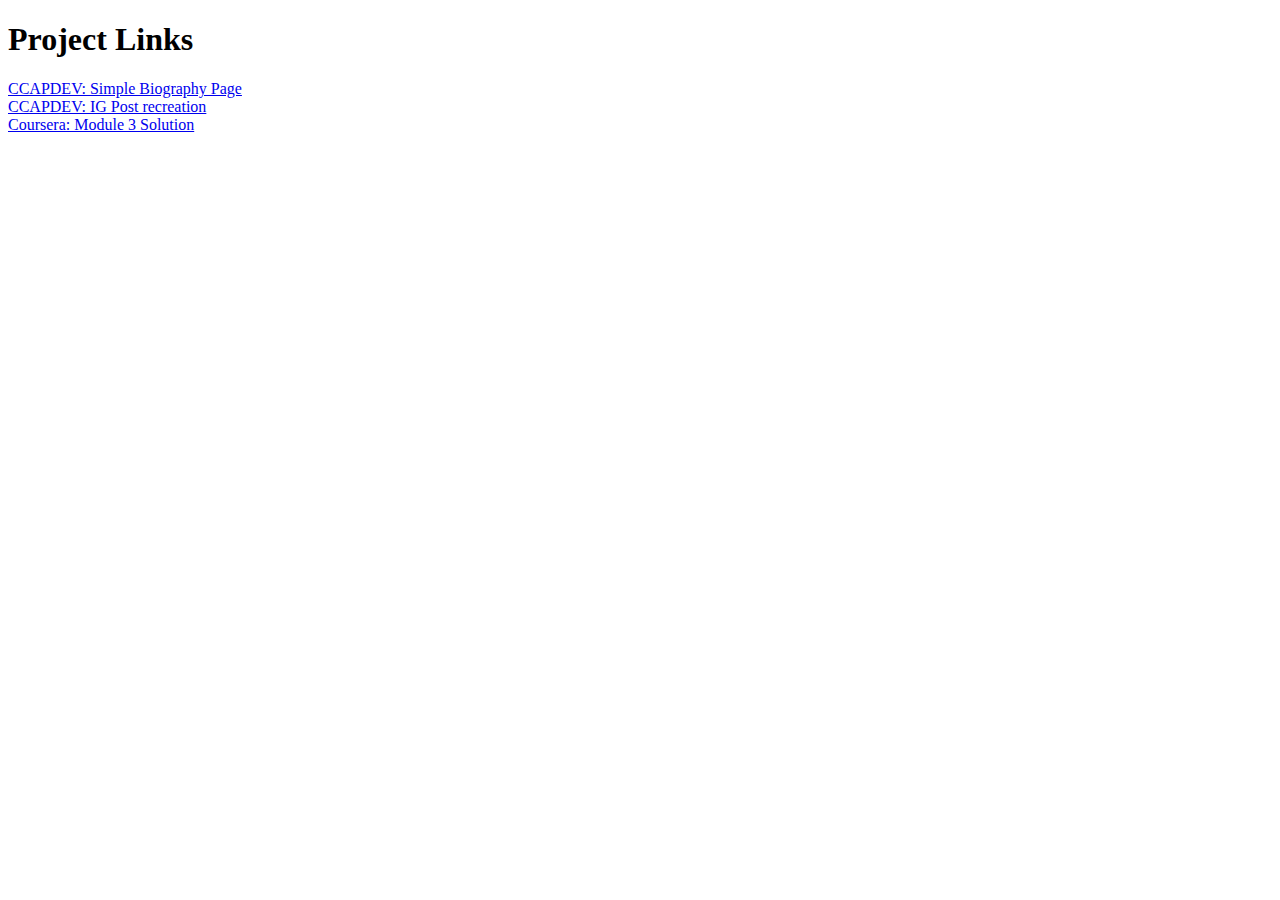
<file: index.html>
<!DOCTYPE html>
<html>
<head>
<title>Jiiometrii's Projects</title>
</head>
<body>

<h1>Project Links</h1>
<a href="MiniChallenge1/index.html" target="_blank">CCAPDEV: Simple Biography Page</a><br>
<a href="MiniChallenge - IGPost/index.html" target="_blank">CCAPDEV: IG Post recreation</a><br>
<a href="coursera_mod3_solution/index.html" target="_blank">Coursera: Module 3 Solution</a><br>
</body>
</html>
</file>
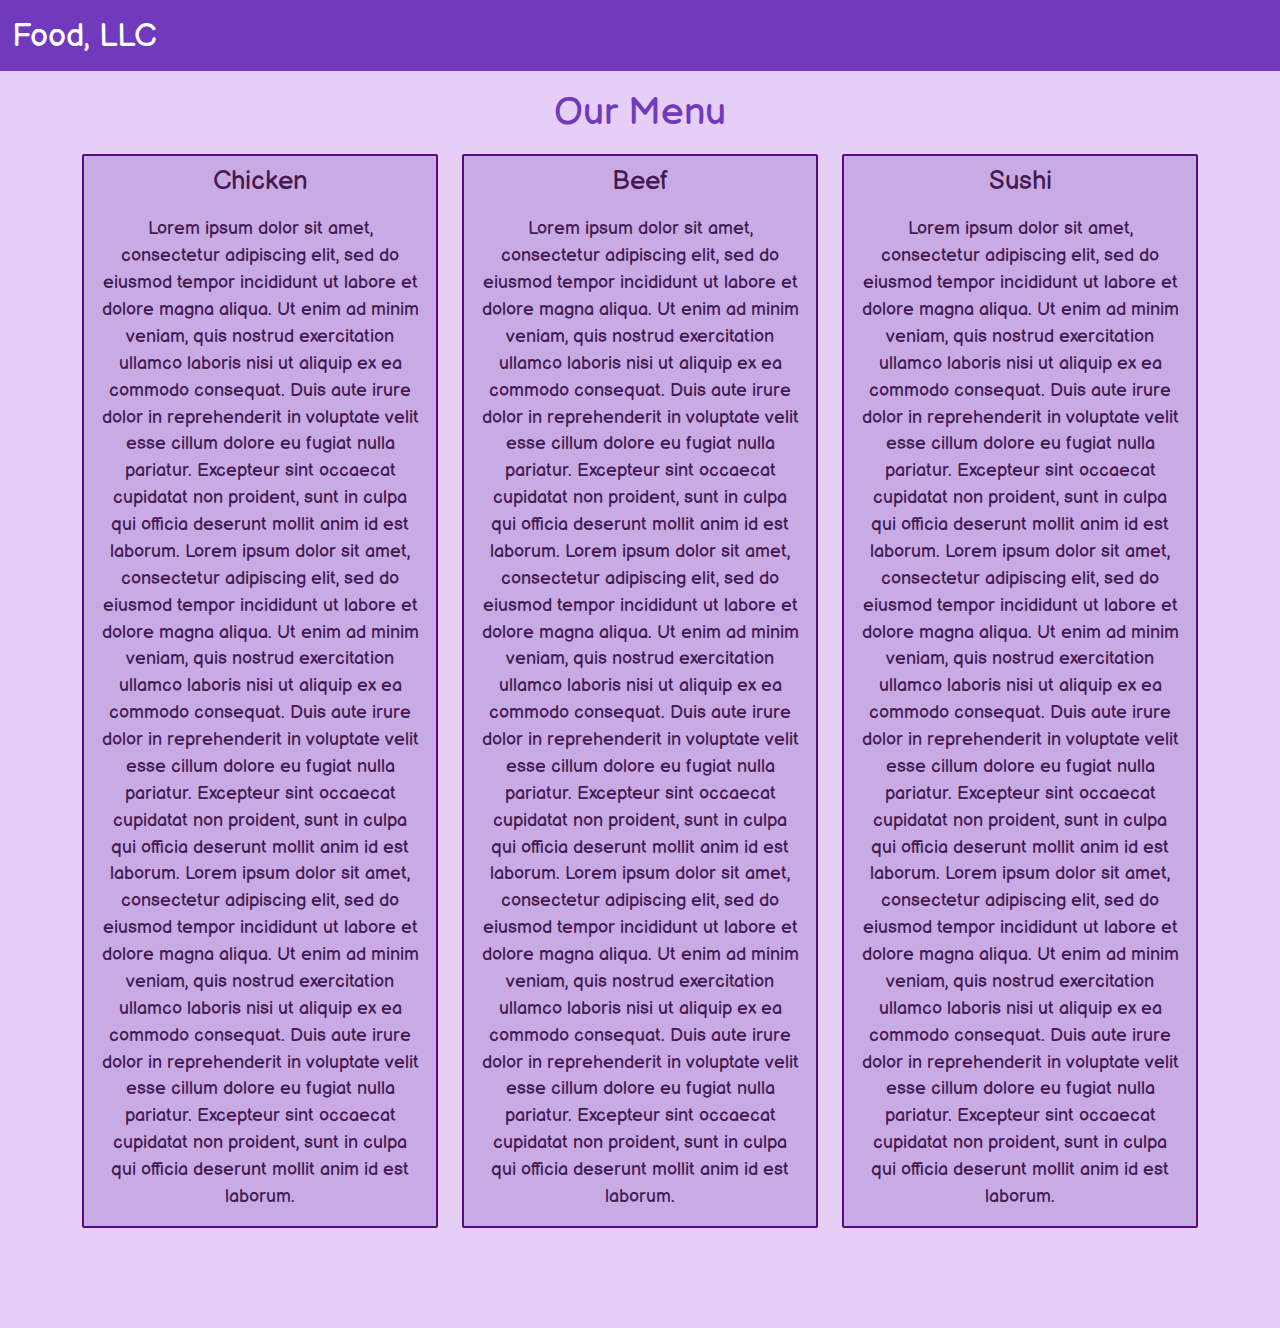
<file: coursera_mod3_solution/index.html>
<!DOCTYPE html>
<html lang="en">
    <head>
        <meta charset="UTF-8">
        <title>Assignment Solution for Module 3</title>
        <link rel="stylesheet" href="css/bootstrap.css">
        <link rel="stylesheet" href="css/styles.css">
        <script src="https://cdn.jsdelivr.net/npm/bootstrap@5.3.2/dist/js/bootstrap.bundle.min.js" integrity="sha384-C6RzsynM9kWDrMNeT87bh95OGNyZPhcTNXj1NW7RuBCsyN/o0jlpcV8Qyq46cDfL" crossorigin="anonymous"></script>
    </head>

    <body id="body">
        <header>
            <nav id="header-nav" class="navbar fixed-top navbar-expand-md">
                <div class="container-fluid">
                    <a id="nav-brand" class="navbar-brand" href="#">Food, LLC</a>

                    <button class="navbar-toggler" type="button" data-bs-toggle="collapse" data-toggle="collapse"
                    data-bs-target="#menu" aria-controls="menu" aria-expanded="false" aria-label="Toggle navigation">
                    <span class="navbar-toggler-icon"></span>
                    </button>
                    <div class="collapse navbar-collapse" id="menu">
                        <ul class="navbar-nav me-auto mb-2 mb-lg-0 d-lg-none d-md-none">
                            <li class="nav-item hidden"><a href="#chicken" class="menu-header">Chicken</a></li>
                            <li class="nav-item"><a href="#beef" class="menu-header">Beef</a></li>
                            <li class="nav-item"><a href="#sushi" class="menu-header">Sushi</a></li>
                        </ul>
                    </div>
                </div>
            </nav>
        </header>
        <!--END OF HEADER-->

        <div class="container" id="content">
            <h1 id="menu-title" class="text-center card-title">Our Menu</h1>

            <div class="row">
                <div class="col-xxl-4 col-md-6 col-lg-4 col-s-6 col-xs-12 text-center">
                    <div class="menu-item">
                        <span id="chicken">Chicken</span>
                        <p class="item-desc">
                            Lorem ipsum dolor sit amet, consectetur adipiscing elit, sed do 
                            eiusmod tempor incididunt ut labore et dolore magna aliqua. Ut enim 
                            ad minim veniam, quis nostrud exercitation ullamco laboris nisi ut 
                            aliquip ex ea commodo consequat. Duis aute irure dolor in 
                            reprehenderit in voluptate velit esse cillum dolore eu fugiat nulla 
                            pariatur. Excepteur sint occaecat cupidatat non proident, sunt in 
                            culpa qui officia deserunt mollit anim id est laborum.
                            Lorem ipsum dolor sit amet, consectetur adipiscing elit, sed do 
                            eiusmod tempor incididunt ut labore et dolore magna aliqua. Ut enim 
                            ad minim veniam, quis nostrud exercitation ullamco laboris nisi ut 
                            aliquip ex ea commodo consequat. Duis aute irure dolor in 
                            reprehenderit in voluptate velit esse cillum dolore eu fugiat nulla 
                            pariatur. Excepteur sint occaecat cupidatat non proident, sunt in 
                            culpa qui officia deserunt mollit anim id est laborum.
                            Lorem ipsum dolor sit amet, consectetur adipiscing elit, sed do 
                            eiusmod tempor incididunt ut labore et dolore magna aliqua. Ut enim 
                            ad minim veniam, quis nostrud exercitation ullamco laboris nisi ut 
                            aliquip ex ea commodo consequat. Duis aute irure dolor in 
                            reprehenderit in voluptate velit esse cillum dolore eu fugiat nulla 
                            pariatur. Excepteur sint occaecat cupidatat non proident, sunt in 
                            culpa qui officia deserunt mollit anim id est laborum.
                        </p>
                    </div>
                </div>
                <div class="col-xxl-4 col-md-6 col-lg-4 col-s-6 text-center">
                    <div class="menu-item">
                        <span id="beef">Beef</span>
                        <p class="item-desc">
                            Lorem ipsum dolor sit amet, consectetur adipiscing elit, sed do 
                            eiusmod tempor incididunt ut labore et dolore magna aliqua. Ut enim 
                            ad minim veniam, quis nostrud exercitation ullamco laboris nisi ut 
                            aliquip ex ea commodo consequat. Duis aute irure dolor in 
                            reprehenderit in voluptate velit esse cillum dolore eu fugiat nulla 
                            pariatur. Excepteur sint occaecat cupidatat non proident, sunt in 
                            culpa qui officia deserunt mollit anim id est laborum.
                            Lorem ipsum dolor sit amet, consectetur adipiscing elit, sed do 
                            eiusmod tempor incididunt ut labore et dolore magna aliqua. Ut enim 
                            ad minim veniam, quis nostrud exercitation ullamco laboris nisi ut 
                            aliquip ex ea commodo consequat. Duis aute irure dolor in 
                            reprehenderit in voluptate velit esse cillum dolore eu fugiat nulla 
                            pariatur. Excepteur sint occaecat cupidatat non proident, sunt in 
                            culpa qui officia deserunt mollit anim id est laborum.
                            Lorem ipsum dolor sit amet, consectetur adipiscing elit, sed do 
                            eiusmod tempor incididunt ut labore et dolore magna aliqua. Ut enim 
                            ad minim veniam, quis nostrud exercitation ullamco laboris nisi ut 
                            aliquip ex ea commodo consequat. Duis aute irure dolor in 
                            reprehenderit in voluptate velit esse cillum dolore eu fugiat nulla 
                            pariatur. Excepteur sint occaecat cupidatat non proident, sunt in 
                            culpa qui officia deserunt mollit anim id est laborum.
                        </p>
                    </div>
                </div>
                <div class="col-xxl-4 col-md-12 col-lg-4 col-s-6 text-center">
                    <div class="menu-item">
                        <span id="sushi">Sushi</span>
                        <p class="item-desc">
                            Lorem ipsum dolor sit amet, consectetur adipiscing elit, sed do 
                            eiusmod tempor incididunt ut labore et dolore magna aliqua. Ut enim 
                            ad minim veniam, quis nostrud exercitation ullamco laboris nisi ut 
                            aliquip ex ea commodo consequat. Duis aute irure dolor in 
                            reprehenderit in voluptate velit esse cillum dolore eu fugiat nulla 
                            pariatur. Excepteur sint occaecat cupidatat non proident, sunt in 
                            culpa qui officia deserunt mollit anim id est laborum.
                            Lorem ipsum dolor sit amet, consectetur adipiscing elit, sed do 
                            eiusmod tempor incididunt ut labore et dolore magna aliqua. Ut enim 
                            ad minim veniam, quis nostrud exercitation ullamco laboris nisi ut 
                            aliquip ex ea commodo consequat. Duis aute irure dolor in 
                            reprehenderit in voluptate velit esse cillum dolore eu fugiat nulla 
                            pariatur. Excepteur sint occaecat cupidatat non proident, sunt in 
                            culpa qui officia deserunt mollit anim id est laborum.
                            Lorem ipsum dolor sit amet, consectetur adipiscing elit, sed do 
                            eiusmod tempor incididunt ut labore et dolore magna aliqua. Ut enim 
                            ad minim veniam, quis nostrud exercitation ullamco laboris nisi ut 
                            aliquip ex ea commodo consequat. Duis aute irure dolor in 
                            reprehenderit in voluptate velit esse cillum dolore eu fugiat nulla 
                            pariatur. Excepteur sint occaecat cupidatat non proident, sunt in 
                            culpa qui officia deserunt mollit anim id est laborum.
                        </p>
                    </div>
                </div>
            </div>
        </div>
        </div>
    </body>
</html>
</file>
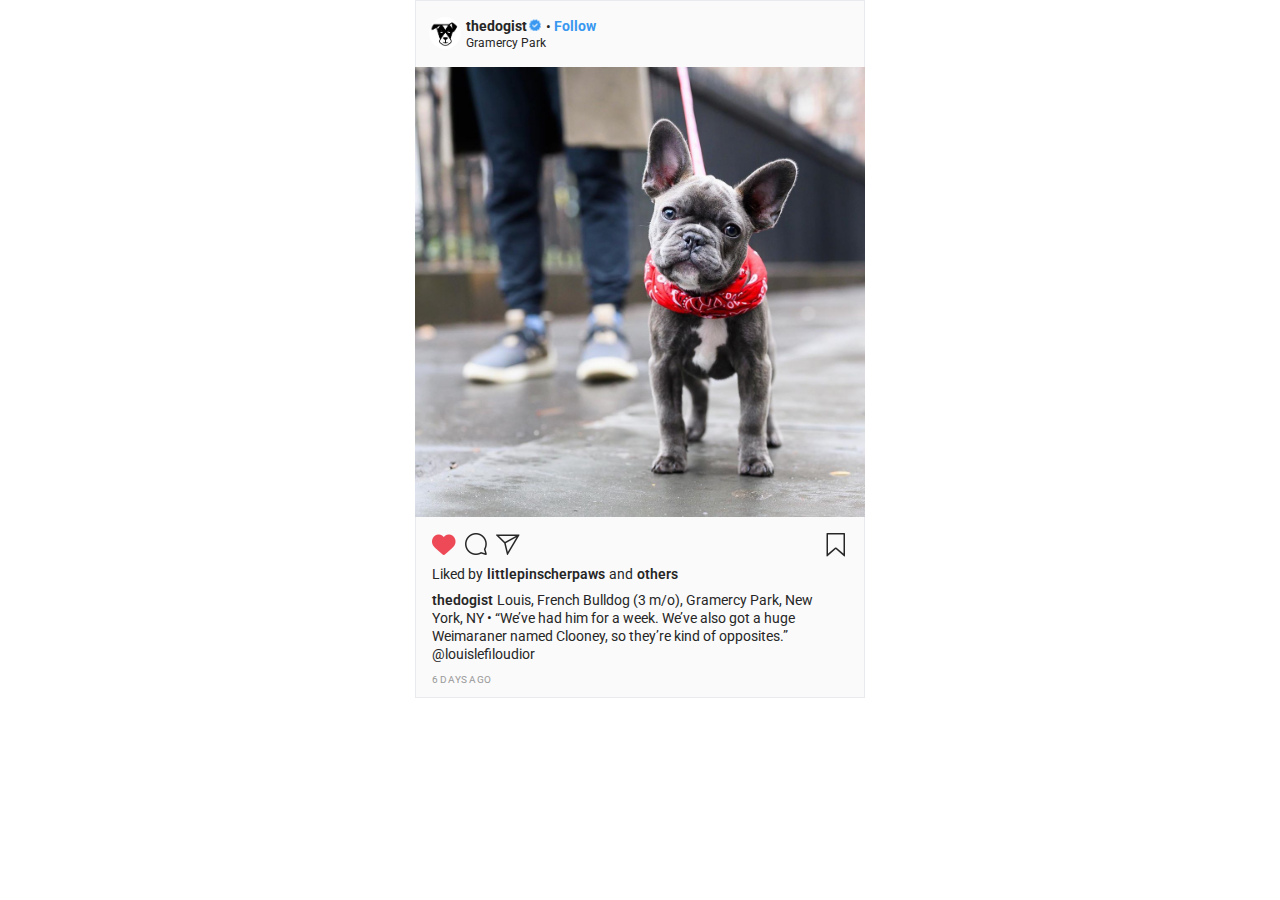
<file: MiniChallenge - IGPost/index.html>
<!DOCTYPE html>
<html>
    <head>
        <meta charset="UTF-8">
        <link rel="stylesheet" href="css/bootstrap.css">
        <link rel="stylesheet" href="styles.css">
        <title>Mini Challenge - IG Post</title>
        <script src="https://cdn.jsdelivr.net/npm/bootstrap@5.3.2/dist/js/bootstrap.bundle.min.js" integrity="sha384-C6RzsynM9kWDrMNeT87bh95OGNyZPhcTNXj1NW7RuBCsyN/o0jlpcV8Qyq46cDfL" crossorigin="anonymous"></script>
    </head>

    <body>
        <div class="center" id="post">
            <header>
                <div class="row pb-3 pt-3" id="post-header">
                    <div class="col-1" id="icon-image">
                        <img src="img/profile.jpg" alt="profile image" id="profile-image">
                    </div>
                    <div class="col-11">
                        <div class="row">
                            <span  id="username">thedogist</span>
                            <span id="certified"></span>
                            <span id="separator">•</span>
                            <span id="follow">Follow</span>
                        </div>
                        <div class="row">
                            <span id="location">Gramercy Park</span>
                        </div>
                    </div>
                </div>
            </header>
            <!--END OF HEADER-->

            <div class="container m-auto ps-0 pe-0 pb-3">
                <img src="img/instadog-1.jpg" id="content-image" alt="cute bulldog picture">
            </div>

            <footer>
                <div id="post-footer">
                    <div class="d-flex flex-row mb-1">
                        <div class="ms-3 glyphicons" id="like"></div>
                        <div class="glyphicons" id="comment"></div>
                        <div class="glyphicons" id="message"></div>
                        <div class="ms-auto me-3 glyphicons" id="bookmark"></div>
                    </div>
                    <div class="d-flex flex-row ms-3 mt-2 mb-2">
                        Liked by <span class="bold ms-1 me-1"> littlepinscherpaws</span> and <span class="bold ms-1 me-1"> others</span>
                    </div>
                    <div class="d-flex flex-row mb-1">
                        <p class="me-1 ms-3 me-1 mb-0">
                            <span class="bold me-1">thedogist</span>Louis, French Bulldog (3 m/o), Gramercy Park, New<br>York,
                            NY • “We’ve had him for a week. We’ve also got a huge
                            <br>Weimaraner named Clooney, so they’re kind of
                            opposites.”<br>@louislefiloudior
                        </p>
                    </div>
                    <div class="d-flex flex-row mb-2 mt-2 ms-3">
                        <span id="post-time">6 days ago</span>
                    </div>
                </div>
            </footer>
            <!--END OF HEADER-->
        </div>
    </body>
</html>
</file>
<file: coursera_mod3_solution/css/styles.css>
@import url('https://fonts.googleapis.com/css2?family=Balsamiq+Sans&display=swap');

*{font-family: 'Balsamiq Sans', cursive;}

body {
    background-color: #E5CFF7;
    color: #451952;
    font-size: 32px;
    padding-top: 90px;
}

/** HEADER **/
#header-nav {
    background-color: #713ABE;
    border-radius: 0;
    border: 0;
    padding-bottom: 0;
    margin-bottom: 60px;
}

#nav-brand {
    color: #fff;
    font-size: 1em;
    padding-bottom: 10px;
}
#menu {
    text-indent: 2%;
    color: #c4aadd;
}
.menu-header{
    color: #c4aadd !important;
    text-decoration: none;
}
/**END HEADER**/

/** CONTENT **/
#menu-title {
    font-size: 5vw;
    color: #713ABE;
}
.menu-item {
    margin-top: 5%;
    padding-top: 2%;
    font-size: .80em;
    border: 2px solid #5B0888;
    border-radius: 2px;
    background-color: #c8abe4;
}
.item-desc {
    font-size: .70em;
    margin: 15px;
}
#content {
    padding-bottom: 100px;
}
/** END CONTENT **/

@media (min-width: 992px) {
    #menu-title {
        font-size: 3vw;
        color: #713ABE;
    }
}
</file>
<file: MiniChallenge - IGPost/styles.css>
@import url('https://fonts.googleapis.com/css2?family=Roboto&display=swap');

body {
    font-family: Roboto, sans-serif;
    color: #262626;
    font-size: 14px;
    line-height: 18px;
}
.center {
    margin: auto;
    width: 450px;
    border: 1px solid #E8EAED;
    background-color: #fafafa;
}
.bold {
    font-weight: 600;
}
/**HEADER**/
#post-header {
    padding: 5% 5% 5% 3%;
}
#profile-image {
    width: 32px;
    height: 32px;
    border-color: #EFEFEF;
    border-radius: 50%;
}
#icon-img {
    padding-right: 70px;
    margin-right: 70px;
}
#username {
    font-weight: 700;
    float: left;
    width: 75px;
}
#certified {
    background-image: url(img/sprites2.png);
    background-size: 410px 396px;
    background-position: -395px -164px;
    height: 12px;
    width: 12px;
    margin-top: 2px;
    padding: 0;
}
#separator {
    width: 2px;
    padding: 1px 0px 0px 5px;
}
#follow {
    width: 100px;
    color: #3897f0;
    font-weight: 700;
    padding-left: 8px;
}
#location {
    line-height: 15px;
    font-size: 12px;
    padding-bottom: 0;
}
/**END HEADER**/

/**CONTENT**/
#content-image {
    width: 450px;
    position: relative;
    z-index: 1;
    left: -1px;
}
/**CONTENT**/

/**FOOTER**/
.glyphicons {
    display: inline-block;
    background-image: url(img/sprites2.png);
    background-size: 411px 393px;
    height: 24px;
    width: 24px;
    padding-left: 2px;
    margin-left: 8px;
}
#like {
    background-position: 0px -319px;
}
#comment {
    background-position: 286px -295px;
}
#message {
    background-position: -200px -294px;
}
#bookmark {
    background-position: -175px -344px;
}
#post-time {
    color: #999;
    text-transform: uppercase;
    font-size: 10px;
    letter-spacing: .2px;
}
/**END FOOTER**/
</file>
